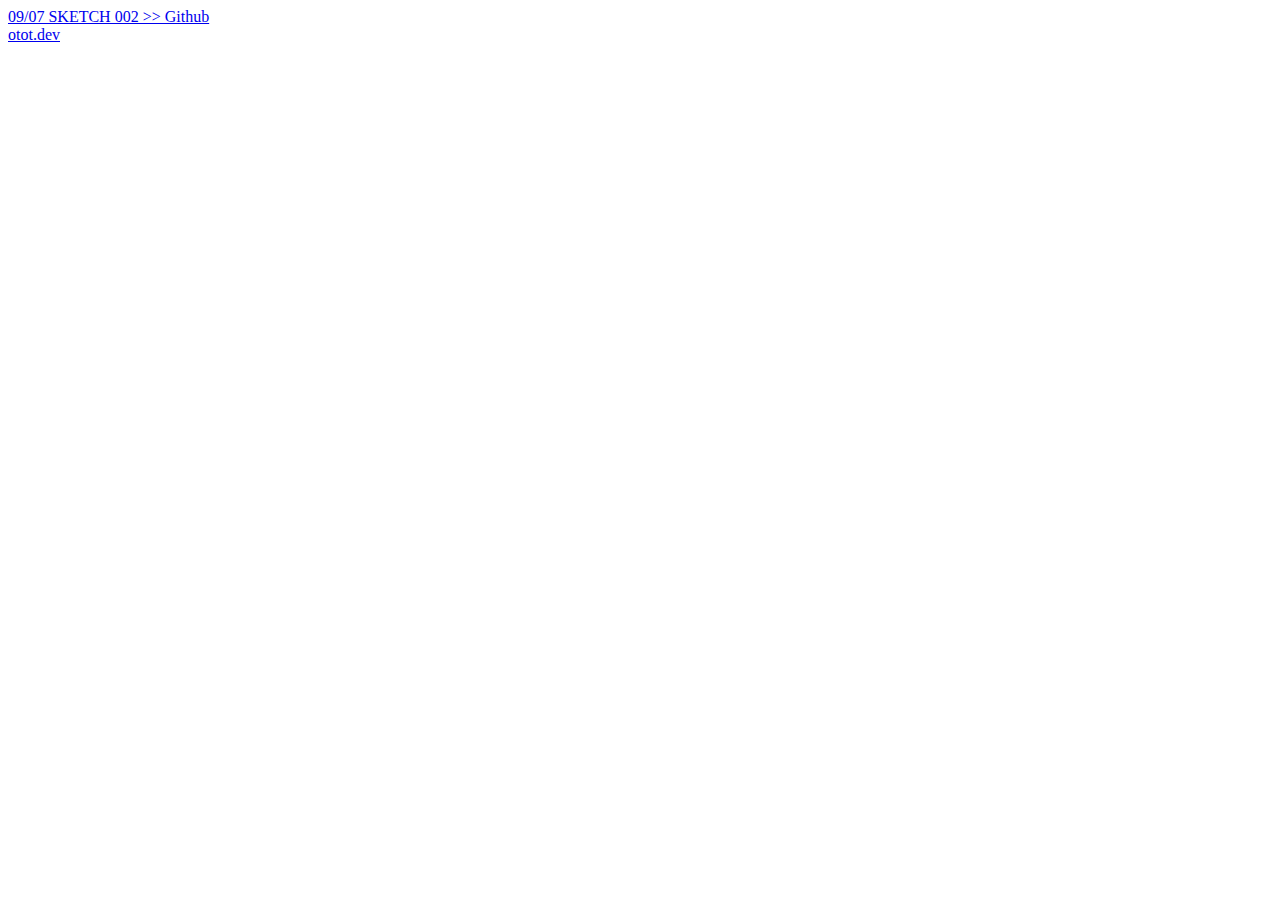
<file: index.html>
<!doctype html>
<html lang="en">
  <head>
    <meta charset="UTF-8" />
    <meta name="viewport" content="width=device-width, initial-scale=1.0" />
    <title>sketch 002</title>
    <link rel="icon" href="favicon.ico" type="image/x-icon" />
    <link rel="preconnect" href="https://fonts.googleapis.com" />
    <link rel="preconnect" href="https://fonts.googleapis.com" />
    <link rel="preconnect" href="https://fonts.gstatic.com" crossorigin />
    <link
      href="https://fonts.googleapis.com/css2?family=Lato:wght@100;300;400;700&display=swap"
      rel="stylesheet"
    />
  </head>
  <body>
    <div class="fixed left-0 top-0 z-10 mx-4 my-8">
      <div>
        <a href="https://github.com/otoshimtoshi/sketch-XXX" target="_blank"
          >09/07 SKETCH 002 >> Github</a
        >
      </div>
      <div>
        <a href="https://otot.dev" target="_blank">otot.dev</a>
      </div>
    </div>
    <div class="flex min-h-dvh items-center justify-center bg-sky-500">
      <div
        class="after:animate-bound relative h-[480px] w-[340px] border-spacing-1 overflow-hidden rounded-[170px] border-4 border-solid border-sky-500 bg-white shadow-[0_0_0_12px_#fff] after:absolute after:left-[216px] after:top-[189px] after:h-[30px] after:w-[30px] after:rounded-[50%] after:bg-red-500"
      >
        <div
          class="animate-stairs absolute top-[100px] w-full"
          style="right: calc(-100% + 0px)"
        >
          <span
            class="absolute min-h-[40px] w-full rounded-t border-b-4 border-t border-solid border-white bg-sky-500"
            style="
              --i: 1;
              top: calc(var(--i) * 40px);
              right: calc(var(--i) * 40px);
            "
          ></span>
          <span
            class="absolute min-h-[40px] w-full rounded-t border-b-4 border-solid border-white bg-sky-500"
            style="
              --i: 2;
              top: calc(var(--i) * 40px);
              right: calc(var(--i) * 40px);
            "
          ></span>
          <span
            class="absolute min-h-[40px] w-full rounded-t border-b-4 border-solid border-white bg-sky-500"
            style="
              --i: 3;
              top: calc(var(--i) * 40px);
              right: calc(var(--i) * 40px);
            "
          ></span>
          <span
            class="absolute min-h-[40px] w-full rounded-t border-b-4 border-solid border-white bg-sky-500"
            style="
              --i: 4;
              top: calc(var(--i) * 40px);
              right: calc(var(--i) * 40px);
            "
          ></span>
          <span
            class="absolute min-h-[40px] w-full rounded-t border-b-4 border-solid border-white bg-sky-500"
            style="
              --i: 5;
              top: calc(var(--i) * 40px);
              right: calc(var(--i) * 40px);
            "
          ></span>
          <span
            class="absolute min-h-[40px] w-full rounded-t border-b-4 border-solid border-white bg-sky-500"
            style="
              --i: 6;
              top: calc(var(--i) * 40px);
              right: calc(var(--i) * 40px);
            "
          ></span>
          <span
            class="absolute min-h-[40px] w-full rounded-t border-b-4 border-solid border-white bg-sky-500"
            style="
              --i: 7;
              top: calc(var(--i) * 40px);
              right: calc(var(--i) * 40px);
            "
          ></span>
          <span
            class="absolute min-h-[40px] w-full rounded-t border-b-4 border-solid border-white bg-sky-500"
            style="
              --i: 8;
              top: calc(var(--i) * 40px);
              right: calc(var(--i) * 40px);
            "
          ></span>
          <span
            class="absolute min-h-[40px] w-full rounded-t border-b-4 border-solid border-white bg-sky-500"
            style="
              --i: 9;
              top: calc(var(--i) * 40px);
              right: calc(var(--i) * 40px);
            "
          ></span>
          <span
            class="absolute min-h-[40px] w-full rounded-t border-b-4 border-solid border-white bg-sky-500"
            style="
              --i: 10;
              top: calc(var(--i) * 40px);
              right: calc(var(--i) * 40px);
            "
          ></span>
          <span
            class="absolute min-h-[40px] w-full rounded-t border-b-4 border-solid border-white bg-sky-500"
            style="
              --i: 11;
              top: calc(var(--i) * 40px);
              right: calc(var(--i) * 40px);
            "
          ></span>
          <span
            class="absolute min-h-[40px] w-full rounded-t border-b-4 border-solid border-white bg-sky-500"
            style="
              --i: 12;
              top: calc(var(--i) * 40px);
              right: calc(var(--i) * 40px);
            "
          ></span>
        </div>
      </div>
    </div>
    <script type="module" src="./src/main.ts"></script>
  </body>
</html>
</file>
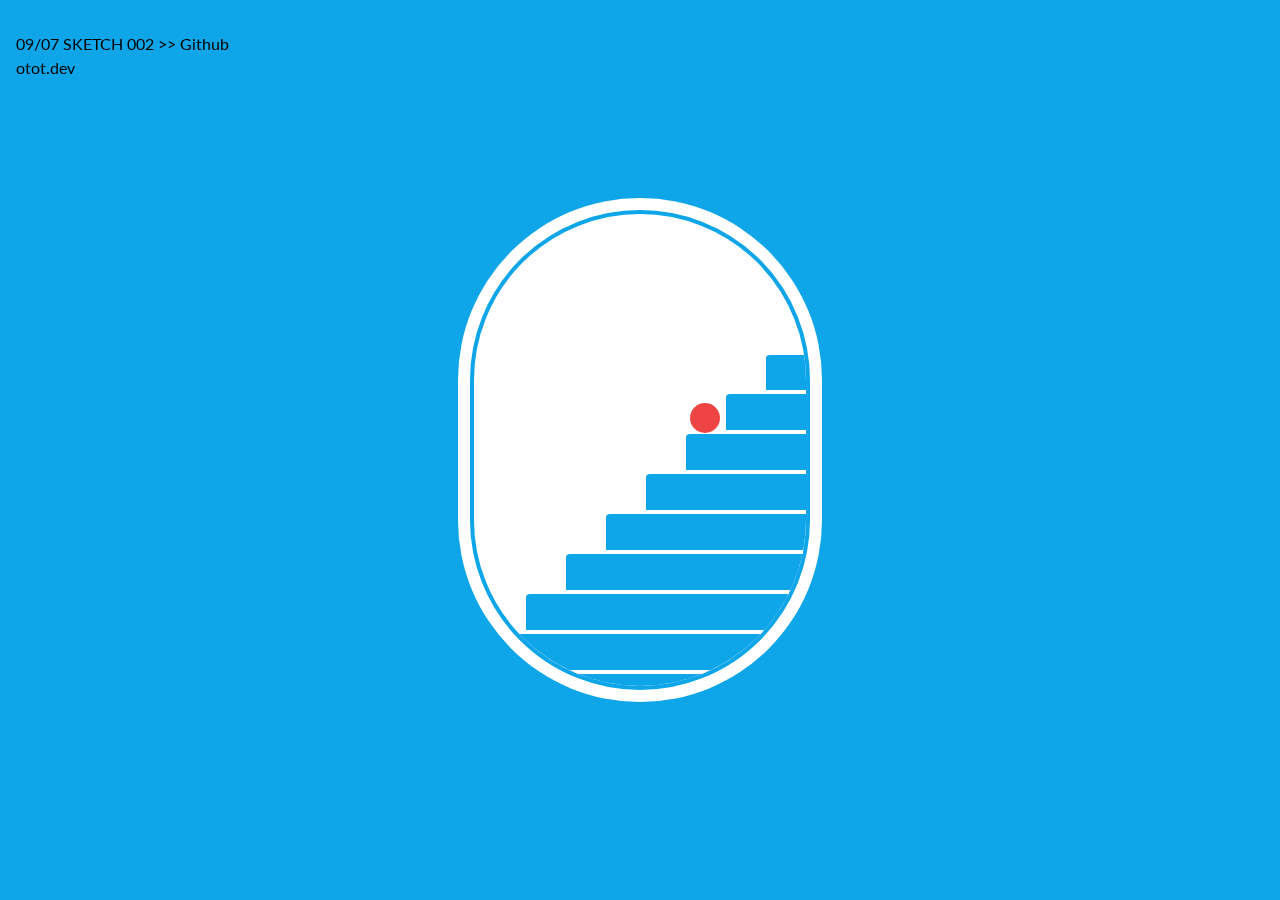
<file: docs/index.html>
<!doctype html>
<html lang="en">
  <head>
    <meta charset="UTF-8" />
    <meta name="viewport" content="width=device-width, initial-scale=1.0" />
    <title>sketch 002</title>
    <link rel="icon" href="./assets/favicon-BuKzQkTZ.ico" type="image/x-icon" />
    <link rel="preconnect" href="https://fonts.googleapis.com" />
    <link rel="preconnect" href="https://fonts.googleapis.com" />
    <link rel="preconnect" href="https://fonts.gstatic.com" crossorigin />
    <link
      href="https://fonts.googleapis.com/css2?family=Lato:wght@100;300;400;700&display=swap"
      rel="stylesheet"
    />
    <script type="module" crossorigin src="./assets/index-BjfsoCiS.js"></script>
    <link rel="stylesheet" crossorigin href="./assets/index-D4Pt6s_Z.css">
  </head>
  <body>
    <div class="fixed left-0 top-0 z-10 mx-4 my-8">
      <div>
        <a href="https://github.com/otoshimtoshi/sketch-XXX" target="_blank"
          >09/07 SKETCH 002 >> Github</a
        >
      </div>
      <div>
        <a href="https://otot.dev" target="_blank">otot.dev</a>
      </div>
    </div>
    <div class="flex min-h-dvh items-center justify-center bg-sky-500">
      <div
        class="after:animate-bound relative h-[480px] w-[340px] border-spacing-1 overflow-hidden rounded-[170px] border-4 border-solid border-sky-500 bg-white shadow-[0_0_0_12px_#fff] after:absolute after:left-[216px] after:top-[189px] after:h-[30px] after:w-[30px] after:rounded-[50%] after:bg-red-500"
      >
        <div
          class="animate-stairs absolute top-[100px] w-full"
          style="right: calc(-100% + 0px)"
        >
          <span
            class="absolute min-h-[40px] w-full rounded-t border-b-4 border-t border-solid border-white bg-sky-500"
            style="
              --i: 1;
              top: calc(var(--i) * 40px);
              right: calc(var(--i) * 40px);
            "
          ></span>
          <span
            class="absolute min-h-[40px] w-full rounded-t border-b-4 border-solid border-white bg-sky-500"
            style="
              --i: 2;
              top: calc(var(--i) * 40px);
              right: calc(var(--i) * 40px);
            "
          ></span>
          <span
            class="absolute min-h-[40px] w-full rounded-t border-b-4 border-solid border-white bg-sky-500"
            style="
              --i: 3;
              top: calc(var(--i) * 40px);
              right: calc(var(--i) * 40px);
            "
          ></span>
          <span
            class="absolute min-h-[40px] w-full rounded-t border-b-4 border-solid border-white bg-sky-500"
            style="
              --i: 4;
              top: calc(var(--i) * 40px);
              right: calc(var(--i) * 40px);
            "
          ></span>
          <span
            class="absolute min-h-[40px] w-full rounded-t border-b-4 border-solid border-white bg-sky-500"
            style="
              --i: 5;
              top: calc(var(--i) * 40px);
              right: calc(var(--i) * 40px);
            "
          ></span>
          <span
            class="absolute min-h-[40px] w-full rounded-t border-b-4 border-solid border-white bg-sky-500"
            style="
              --i: 6;
              top: calc(var(--i) * 40px);
              right: calc(var(--i) * 40px);
            "
          ></span>
          <span
            class="absolute min-h-[40px] w-full rounded-t border-b-4 border-solid border-white bg-sky-500"
            style="
              --i: 7;
              top: calc(var(--i) * 40px);
              right: calc(var(--i) * 40px);
            "
          ></span>
          <span
            class="absolute min-h-[40px] w-full rounded-t border-b-4 border-solid border-white bg-sky-500"
            style="
              --i: 8;
              top: calc(var(--i) * 40px);
              right: calc(var(--i) * 40px);
            "
          ></span>
          <span
            class="absolute min-h-[40px] w-full rounded-t border-b-4 border-solid border-white bg-sky-500"
            style="
              --i: 9;
              top: calc(var(--i) * 40px);
              right: calc(var(--i) * 40px);
            "
          ></span>
          <span
            class="absolute min-h-[40px] w-full rounded-t border-b-4 border-solid border-white bg-sky-500"
            style="
              --i: 10;
              top: calc(var(--i) * 40px);
              right: calc(var(--i) * 40px);
            "
          ></span>
          <span
            class="absolute min-h-[40px] w-full rounded-t border-b-4 border-solid border-white bg-sky-500"
            style="
              --i: 11;
              top: calc(var(--i) * 40px);
              right: calc(var(--i) * 40px);
            "
          ></span>
          <span
            class="absolute min-h-[40px] w-full rounded-t border-b-4 border-solid border-white bg-sky-500"
            style="
              --i: 12;
              top: calc(var(--i) * 40px);
              right: calc(var(--i) * 40px);
            "
          ></span>
        </div>
      </div>
    </div>
  </body>
</html>
</file>
<file: docs/assets/index-D4Pt6s_Z.css>
*:where(:not(html,iframe,canvas,img,svg,video,audio):not(svg *,symbol *)){all:unset;display:revert}*,*:before,*:after{box-sizing:border-box}html{-moz-text-size-adjust:none;-webkit-text-size-adjust:none;text-size-adjust:none}a,button{cursor:revert}ol,ul,menu,summary{list-style:none}img{max-inline-size:100%;max-block-size:100%}table{border-collapse:collapse}input,textarea{-webkit-user-select:auto}textarea{white-space:revert}meter{-webkit-appearance:revert;-moz-appearance:revert;appearance:revert}:where(pre){all:revert;box-sizing:border-box}::-moz-placeholder{color:unset}::placeholder{color:unset}:where([hidden]){display:none}:where([contenteditable]:not([contenteditable=false])){-moz-user-modify:read-write;-webkit-user-modify:read-write;overflow-wrap:break-word;-webkit-line-break:after-white-space;-webkit-user-select:auto}:where([draggable=true]){-webkit-user-drag:element}:where(dialog:modal){all:revert;box-sizing:border-box}::-webkit-details-marker{display:none}*,:before,:after{box-sizing:border-box;border-width:0;border-style:solid;border-color:#e5e7eb}:before,:after{--tw-content: ""}html,:host{line-height:1.5;-webkit-text-size-adjust:100%;-moz-tab-size:4;-o-tab-size:4;tab-size:4;font-family:ui-sans-serif,system-ui,sans-serif,"Apple Color Emoji","Segoe UI Emoji",Segoe UI Symbol,"Noto Color Emoji";font-feature-settings:normal;font-variation-settings:normal;-webkit-tap-highlight-color:transparent}body{margin:0;line-height:inherit}hr{height:0;color:inherit;border-top-width:1px}abbr:where([title]){-webkit-text-decoration:underline dotted;text-decoration:underline dotted}h1,h2,h3,h4,h5,h6{font-size:inherit;font-weight:inherit}a{color:inherit;text-decoration:inherit}b,strong{font-weight:bolder}code,kbd,samp,pre{font-family:ui-monospace,SFMono-Regular,Menlo,Monaco,Consolas,Liberation Mono,Courier New,monospace;font-feature-settings:normal;font-variation-settings:normal;font-size:1em}small{font-size:80%}sub,sup{font-size:75%;line-height:0;position:relative;vertical-align:baseline}sub{bottom:-.25em}sup{top:-.5em}table{text-indent:0;border-color:inherit;border-collapse:collapse}button,input,optgroup,select,textarea{font-family:inherit;font-feature-settings:inherit;font-variation-settings:inherit;font-size:100%;font-weight:inherit;line-height:inherit;letter-spacing:inherit;color:inherit;margin:0;padding:0}button,select{text-transform:none}button,input:where([type=button]),input:where([type=reset]),input:where([type=submit]){-webkit-appearance:button;background-color:transparent;background-image:none}:-moz-focusring{outline:auto}:-moz-ui-invalid{box-shadow:none}progress{vertical-align:baseline}::-webkit-inner-spin-button,::-webkit-outer-spin-button{height:auto}[type=search]{-webkit-appearance:textfield;outline-offset:-2px}::-webkit-search-decoration{-webkit-appearance:none}::-webkit-file-upload-button{-webkit-appearance:button;font:inherit}summary{display:list-item}blockquote,dl,dd,h1,h2,h3,h4,h5,h6,hr,figure,p,pre{margin:0}fieldset{margin:0;padding:0}legend{padding:0}ol,ul,menu{list-style:none;margin:0;padding:0}dialog{padding:0}textarea{resize:vertical}input::-moz-placeholder,textarea::-moz-placeholder{opacity:1;color:#9ca3af}input::placeholder,textarea::placeholder{opacity:1;color:#9ca3af}button,[role=button]{cursor:pointer}:disabled{cursor:default}img,svg,video,canvas,audio,iframe,embed,object{display:block;vertical-align:middle}img,video{max-width:100%;height:auto}[hidden]{display:none}:root{--background: 24 100% 98%;--foreground: 215 25% 27%;--card: 0 0% 100%;--card-foreground: 215 25% 27%;--popover: 0 0% 100%;--popover-foreground: 215 25% 27%;--primary: 35 48% 90%;--primary-foreground: 215 25% 27%;--secondary: 9 100% 82%;--secondary-foreground: 24 9.8% 10%;--muted: 0 92% 71%;--muted-foreground: 25 5.3% 44.7%;--accent: 0 92% 71%;--accent-foreground: 24 9.8% 10%;--destructive: 0 84.2% 60.2%;--destructive-foreground: 60 9.1% 97.8%;--border: 20 5.9% 90%;--input: 20 5.9% 90%;--ring: 215 25% 27%;--radius: .5rem}*,:before,:after{--tw-border-spacing-x: 0;--tw-border-spacing-y: 0;--tw-translate-x: 0;--tw-translate-y: 0;--tw-rotate: 0;--tw-skew-x: 0;--tw-skew-y: 0;--tw-scale-x: 1;--tw-scale-y: 1;--tw-pan-x: ;--tw-pan-y: ;--tw-pinch-zoom: ;--tw-scroll-snap-strictness: proximity;--tw-gradient-from-position: ;--tw-gradient-via-position: ;--tw-gradient-to-position: ;--tw-ordinal: ;--tw-slashed-zero: ;--tw-numeric-figure: ;--tw-numeric-spacing: ;--tw-numeric-fraction: ;--tw-ring-inset: ;--tw-ring-offset-width: 0px;--tw-ring-offset-color: #fff;--tw-ring-color: rgb(59 130 246 / .5);--tw-ring-offset-shadow: 0 0 #0000;--tw-ring-shadow: 0 0 #0000;--tw-shadow: 0 0 #0000;--tw-shadow-colored: 0 0 #0000;--tw-blur: ;--tw-brightness: ;--tw-contrast: ;--tw-grayscale: ;--tw-hue-rotate: ;--tw-invert: ;--tw-saturate: ;--tw-sepia: ;--tw-drop-shadow: ;--tw-backdrop-blur: ;--tw-backdrop-brightness: ;--tw-backdrop-contrast: ;--tw-backdrop-grayscale: ;--tw-backdrop-hue-rotate: ;--tw-backdrop-invert: ;--tw-backdrop-opacity: ;--tw-backdrop-saturate: ;--tw-backdrop-sepia: ;--tw-contain-size: ;--tw-contain-layout: ;--tw-contain-paint: ;--tw-contain-style: }::backdrop{--tw-border-spacing-x: 0;--tw-border-spacing-y: 0;--tw-translate-x: 0;--tw-translate-y: 0;--tw-rotate: 0;--tw-skew-x: 0;--tw-skew-y: 0;--tw-scale-x: 1;--tw-scale-y: 1;--tw-pan-x: ;--tw-pan-y: ;--tw-pinch-zoom: ;--tw-scroll-snap-strictness: proximity;--tw-gradient-from-position: ;--tw-gradient-via-position: ;--tw-gradient-to-position: ;--tw-ordinal: ;--tw-slashed-zero: ;--tw-numeric-figure: ;--tw-numeric-spacing: ;--tw-numeric-fraction: ;--tw-ring-inset: ;--tw-ring-offset-width: 0px;--tw-ring-offset-color: #fff;--tw-ring-color: rgb(59 130 246 / .5);--tw-ring-offset-shadow: 0 0 #0000;--tw-ring-shadow: 0 0 #0000;--tw-shadow: 0 0 #0000;--tw-shadow-colored: 0 0 #0000;--tw-blur: ;--tw-brightness: ;--tw-contrast: ;--tw-grayscale: ;--tw-hue-rotate: ;--tw-invert: ;--tw-saturate: ;--tw-sepia: ;--tw-drop-shadow: ;--tw-backdrop-blur: ;--tw-backdrop-brightness: ;--tw-backdrop-contrast: ;--tw-backdrop-grayscale: ;--tw-backdrop-hue-rotate: ;--tw-backdrop-invert: ;--tw-backdrop-opacity: ;--tw-backdrop-saturate: ;--tw-backdrop-sepia: ;--tw-contain-size: ;--tw-contain-layout: ;--tw-contain-paint: ;--tw-contain-style: }.fixed{position:fixed}.absolute{position:absolute}.relative{position:relative}.left-0{left:0}.top-0{top:0}.top-\[100px\]{top:100px}.z-10{z-index:10}.mx-4{margin-left:1rem;margin-right:1rem}.my-8{margin-top:2rem;margin-bottom:2rem}.flex{display:flex}.h-\[480px\]{height:480px}.min-h-\[40px\]{min-height:40px}.min-h-dvh{min-height:100dvh}.w-\[340px\]{width:340px}.w-full{width:100%}.border-spacing-1{--tw-border-spacing-x: .25rem;--tw-border-spacing-y: .25rem;border-spacing:var(--tw-border-spacing-x) var(--tw-border-spacing-y)}@keyframes stairs{0%{transform:translate(0) translateY(0)}to{transform:translate(40px) translateY(-40px)}}.animate-stairs{animation:stairs 1s linear infinite}.items-center{align-items:center}.justify-center{justify-content:center}.overflow-hidden{overflow:hidden}.rounded-\[170px\]{border-radius:170px}.rounded-t{border-top-left-radius:.25rem;border-top-right-radius:.25rem}.border-4{border-width:4px}.border-b-4{border-bottom-width:4px}.border-t{border-top-width:1px}.border-solid{border-style:solid}.border-sky-500{--tw-border-opacity: 1;border-color:rgb(14 165 233 / var(--tw-border-opacity))}.border-white{--tw-border-opacity: 1;border-color:rgb(255 255 255 / var(--tw-border-opacity))}.bg-sky-500{--tw-bg-opacity: 1;background-color:rgb(14 165 233 / var(--tw-bg-opacity))}.bg-white{--tw-bg-opacity: 1;background-color:rgb(255 255 255 / var(--tw-bg-opacity))}.shadow-\[0_0_0_12px_\#fff\]{--tw-shadow: 0 0 0 12px #fff;--tw-shadow-colored: 0 0 0 12px var(--tw-shadow-color);box-shadow:var(--tw-ring-offset-shadow, 0 0 #0000),var(--tw-ring-shadow, 0 0 #0000),var(--tw-shadow)}*{font-family:Lato,sans-serif}.after\:absolute:after{content:var(--tw-content);position:absolute}.after\:left-\[216px\]:after{content:var(--tw-content);left:216px}.after\:top-\[189px\]:after{content:var(--tw-content);top:189px}.after\:h-\[30px\]:after{content:var(--tw-content);height:30px}.after\:w-\[30px\]:after{content:var(--tw-content);width:30px}@keyframes bound{0% 100% {content: var(--tw-content); transform: translateX(0) translateY(0);} 50% {content: var(--tw-content); transform: translateX(0) translateY(-40px);}}.after\:animate-bound:after{content:var(--tw-content);animation:bound 1s ease-in-out infinite}.after\:rounded-\[50\%\]:after{content:var(--tw-content);border-radius:50%}.after\:bg-red-500:after{content:var(--tw-content);--tw-bg-opacity: 1;background-color:rgb(239 68 68 / var(--tw-bg-opacity))}
</file>
